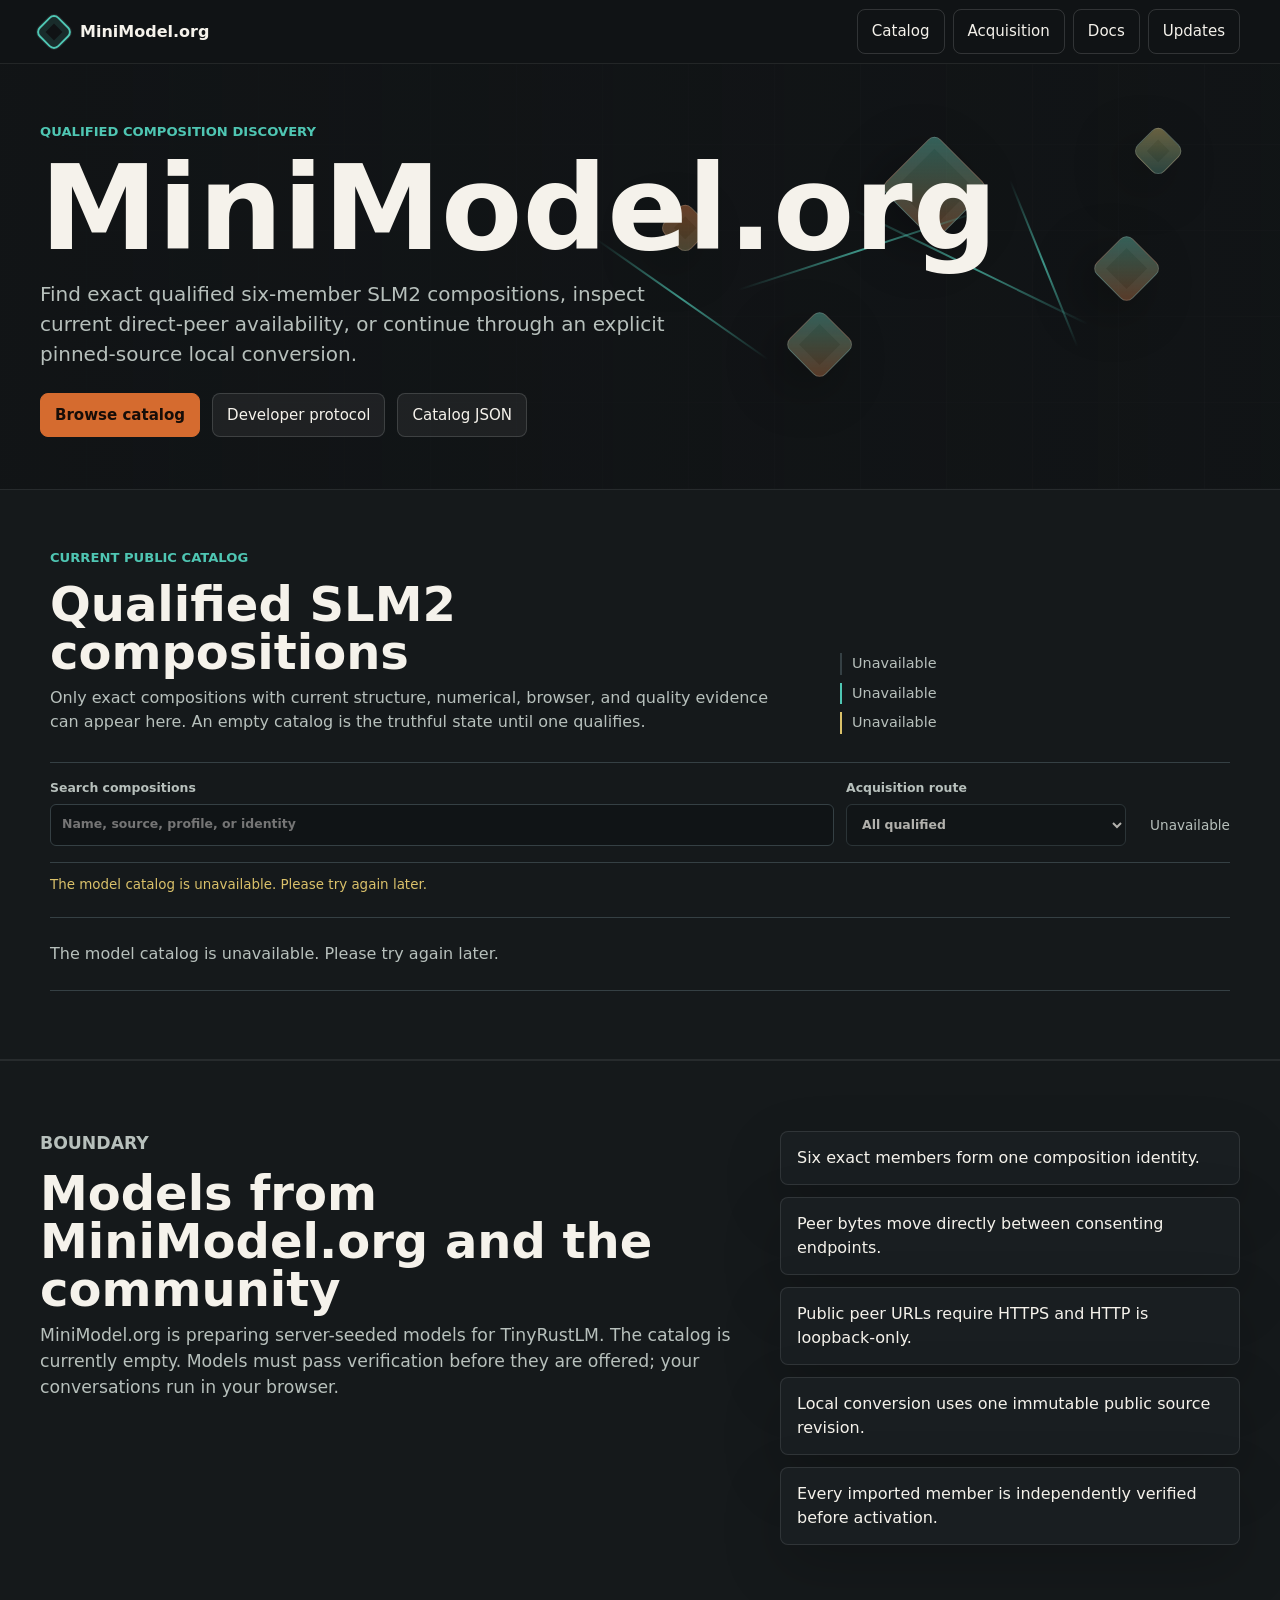
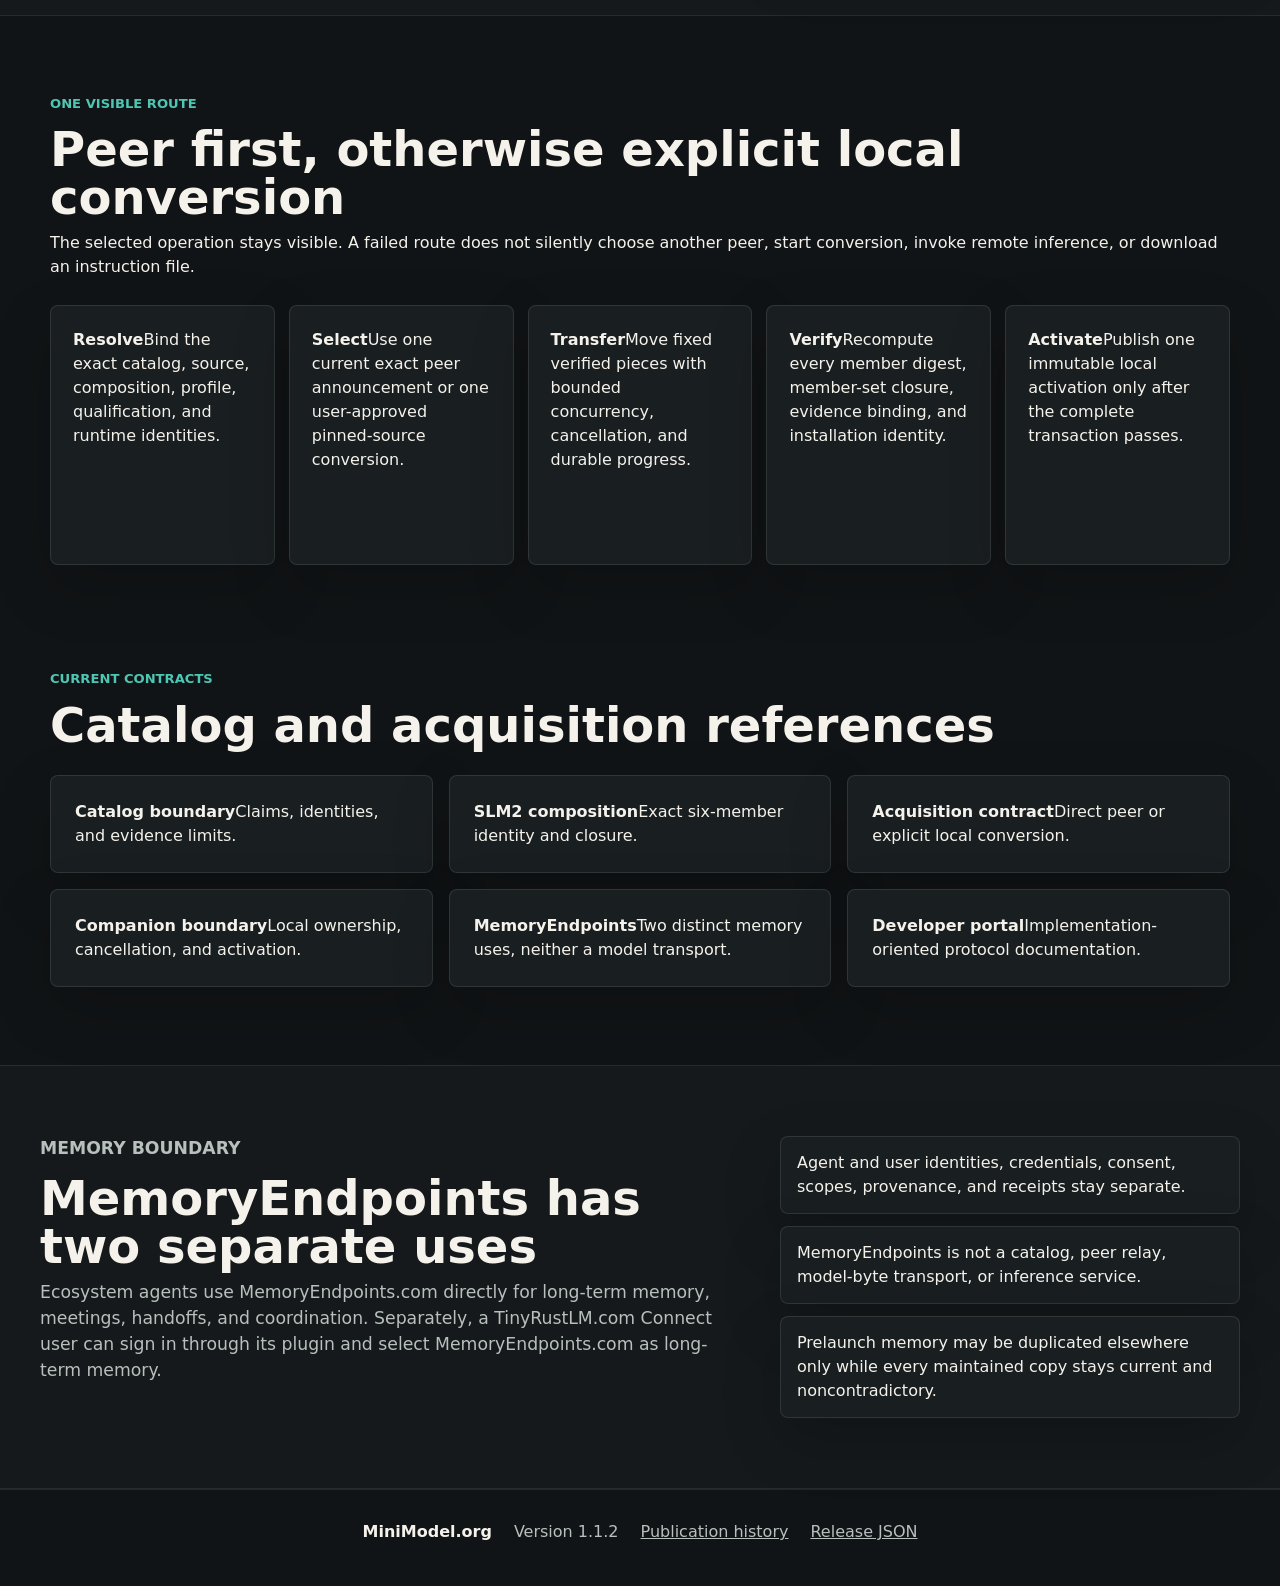
<file: index.html>
<!doctype html>
<html lang="en">
<head>
  <meta charset="utf-8">
  <meta name="viewport" content="width=device-width, initial-scale=1">
  <title>MiniModel.org | Qualified SLM2 Catalog</title>
  <meta name="description" content="Browse exact qualified SLM2 compositions and current direct-peer availability without proxying model bytes through project servers.">
  <meta name="application-version" content="1.1.2">
  <link rel="canonical" href="https://minimodel.org/">
  <link rel="stylesheet" href="/styles.css?v=20260828-slm2">
  <script src="/catalog.js?v=sha256-353a9a986931dfbee8306185f3254f9b8e12202a38cf20ea7f61ccdc8f6fe549" defer></script>
</head>
<body>
  <header class="site-header" aria-label="MiniModel navigation">
    <a class="brand" href="/"><span class="mark" aria-hidden="true"></span><span>MiniModel.org</span></a>
    <nav>
      <a href="#models">Catalog</a>
      <a href="#flow">Acquisition</a>
      <a href="#docs">Docs</a>
      <a href="/updates/">Updates</a>
    </nav>
  </header>

  <main>
    <section class="hero" aria-labelledby="page-title">
      <div class="network-visual" aria-hidden="true">
        <span class="node node-a"></span>
        <span class="node node-b"></span>
        <span class="node node-c"></span>
        <span class="node node-d"></span>
        <span class="node node-e"></span>
        <span class="line line-a"></span>
        <span class="line line-b"></span>
        <span class="line line-c"></span>
        <span class="line line-d"></span>
      </div>
      <div class="hero-content">
        <p class="eyebrow">Qualified composition discovery</p>
        <h1 id="page-title">MiniModel.org</h1>
        <p class="lede">Find exact qualified six-member SLM2 compositions, inspect current direct-peer availability, or continue through an explicit pinned-source local conversion.</p>
        <div class="actions" aria-label="Primary links">
          <a class="button primary" href="#models">Browse catalog</a>
          <a class="button secondary" href="https://minimodel.mirust.com/">Developer protocol</a>
          <a class="button secondary" href="/catalog/compositions.v1.json">Catalog JSON</a>
        </div>
      </div>
    </section>

    <section class="catalog-section" id="models" aria-labelledby="modelCatalogHeading">
      <div class="catalog-inner">
        <header class="catalog-heading">
          <div>
            <p class="eyebrow">Current public catalog</p>
            <h2 id="modelCatalogHeading">Qualified SLM2 compositions</h2>
            <p>Only exact compositions with current structure, numerical, browser, and quality evidence can appear here. An empty catalog is the truthful state until one qualifies.</p>
          </div>
          <div class="catalog-totals" aria-label="Catalog totals">
            <span id="modelCatalogTotal">Loading catalog</span>
            <span id="modelCatalogActive">Checking direct peers</span>
            <span id="modelCatalogReady">Checking conversion routes</span>
          </div>
        </header>

        <div class="catalog-toolbar" role="search">
          <label class="catalog-search">
            <span>Search compositions</span>
            <input id="modelCatalogSearch" type="search" autocomplete="off" placeholder="Name, source, profile, or identity">
          </label>
          <label class="catalog-filter">
            <span>Acquisition route</span>
            <select id="modelCatalogAvailability">
              <option value="all" selected>All qualified</option>
              <option value="peer">Current direct peer</option>
              <option value="local-conversion">Pinned local conversion</option>
            </select>
          </label>
          <span id="modelCatalogVisibleCount" class="catalog-visible-count">0 compositions</span>
        </div>

        <p id="modelCatalogStatus" class="catalog-status" role="status" aria-live="polite">Loading bounded catalog metadata.</p>
        <ol id="modelCatalogList" class="catalog-model-list" aria-label="Qualified SLM2 compositions">
          <li class="catalog-empty">Loading current catalog.</li>
        </ol>
      </div>
    </section>

    <section class="statement" id="rules">
      <div>
        <p class="eyebrow">Boundary</p>
        <h2>Models from MiniModel.org and the community</h2>
        <p>MiniModel.org is preparing server-seeded models for TinyRustLM. The catalog is currently empty. Models must pass verification before they are offered; your conversations run in your browser.</p>
      </div>
      <ul class="rule-list">
        <li>Six exact members form one composition identity.</li>
        <li>Peer bytes move directly between consenting endpoints.</li>
        <li>Public peer URLs require HTTPS and HTTP is loopback-only.</li>
        <li>Local conversion uses one immutable public source revision.</li>
        <li>Every imported member is independently verified before activation.</li>
      </ul>
    </section>

    <section class="grid-section" id="flow" aria-labelledby="flow-title">
      <div class="section-heading">
        <p class="eyebrow">One visible route</p>
        <h2 id="flow-title">Peer first, otherwise explicit local conversion</h2>
        <p>The selected operation stays visible. A failed route does not silently choose another peer, start conversion, invoke remote inference, or download an instruction file.</p>
      </div>
      <ol class="roadmap">
        <li><strong>Resolve</strong><span>Bind the exact catalog, source, composition, profile, qualification, and runtime identities.</span></li>
        <li><strong>Select</strong><span>Use one current exact peer announcement or one user-approved pinned-source conversion.</span></li>
        <li><strong>Transfer</strong><span>Move fixed verified pieces with bounded concurrency, cancellation, and durable progress.</span></li>
        <li><strong>Verify</strong><span>Recompute every member digest, member-set closure, evidence binding, and installation identity.</span></li>
        <li><strong>Activate</strong><span>Publish one immutable local activation only after the complete transaction passes.</span></li>
      </ol>
    </section>

    <section class="grid-section" id="docs" aria-labelledby="docs-title">
      <div class="section-heading">
        <p class="eyebrow">Current contracts</p>
        <h2 id="docs-title">Catalog and acquisition references</h2>
      </div>
      <div class="doc-grid">
        <a href="/docs/catalog-boundary.md"><strong>Catalog boundary</strong><span>Claims, identities, and evidence limits.</span></a>
        <a href="/docs/slm2-composition.md"><strong>SLM2 composition</strong><span>Exact six-member identity and closure.</span></a>
        <a href="/docs/acquisition-contract.md"><strong>Acquisition contract</strong><span>Direct peer or explicit local conversion.</span></a>
        <a href="/docs/peer-companion.md"><strong>Companion boundary</strong><span>Local ownership, cancellation, and activation.</span></a>
        <a href="/docs/memory-endpoints.md"><strong>MemoryEndpoints</strong><span>Two distinct memory uses, neither a model transport.</span></a>
        <a href="https://minimodel.mirust.com/"><strong>Developer portal</strong><span>Implementation-oriented protocol documentation.</span></a>
      </div>
    </section>

    <section class="statement">
      <div>
        <p class="eyebrow">Memory boundary</p>
        <h2>MemoryEndpoints has two separate uses</h2>
        <p>Ecosystem agents use MemoryEndpoints.com directly for long-term memory, meetings, handoffs, and coordination. Separately, a TinyRustLM.com Connect user can sign in through its plugin and select MemoryEndpoints.com as long-term memory.</p>
      </div>
      <ul class="rule-list">
        <li>Agent and user identities, credentials, consent, scopes, provenance, and receipts stay separate.</li>
        <li>MemoryEndpoints is not a catalog, peer relay, model-byte transport, or inference service.</li>
        <li>Prelaunch memory may be duplicated elsewhere only while every maintained copy stays current and noncontradictory.</li>
      </ul>
    </section>
  </main>

  <footer>
    <span>MiniModel.org</span>
    <span>Version 1.1.2</span>
    <a href="/updates/">Publication history</a>
    <a href="/.well-known/site-release.json">Release JSON</a>
  </footer>
</body>
</html>
</file>
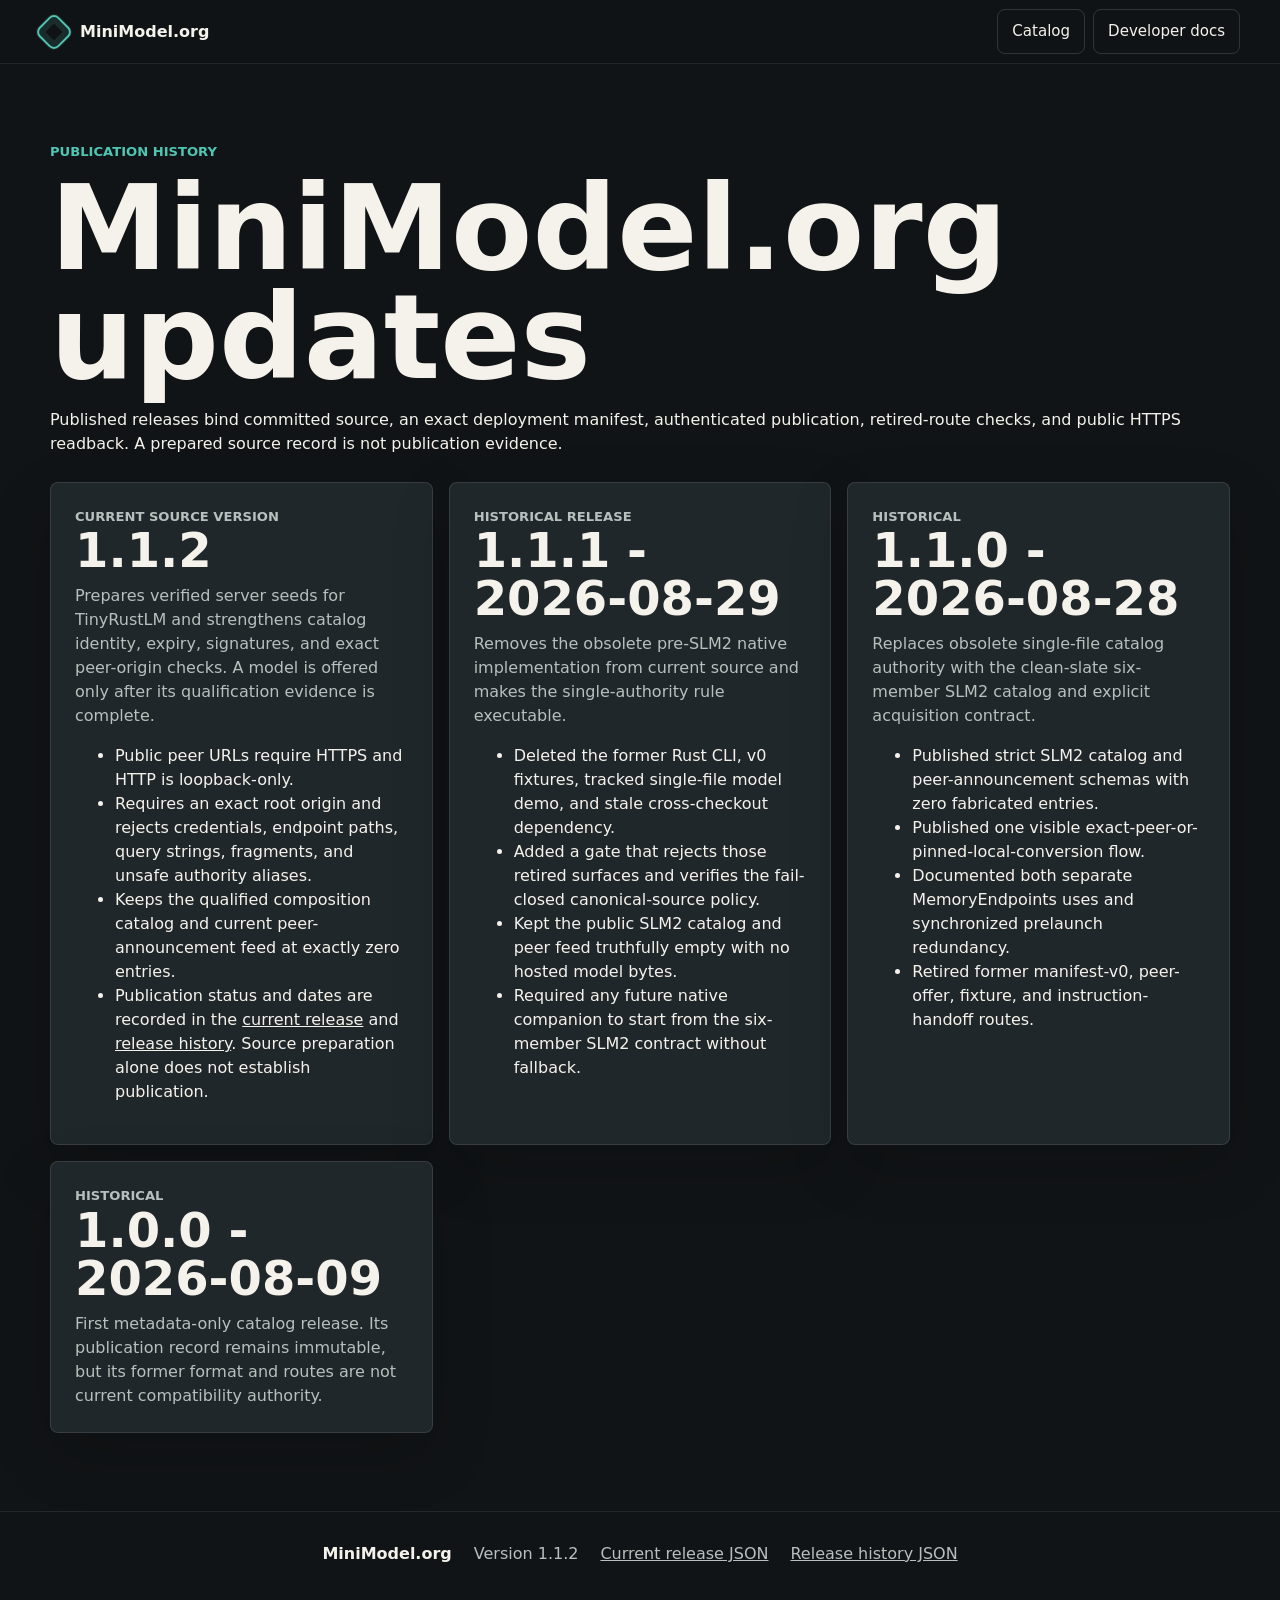
<file: updates/index.html>
<!doctype html>
<html lang="en">
<head>
  <meta charset="utf-8">
  <meta name="viewport" content="width=device-width, initial-scale=1">
  <title>MiniModel.org Updates</title>
  <meta name="description" content="Versioned public release history for MiniModel.org.">
  <meta name="application-version" content="1.1.2">
  <link rel="canonical" href="https://minimodel.org/updates/">
  <link rel="stylesheet" href="/styles.css?v=20260828-slm2">
</head>
<body>
  <header class="site-header" aria-label="MiniModel navigation">
    <a class="brand" href="/"><span class="mark" aria-hidden="true"></span><span>MiniModel.org</span></a>
    <nav><a href="/">Catalog</a><a href="https://minimodel.mirust.com/">Developer docs</a></nav>
  </header>
  <main>
    <section class="grid-section" aria-labelledby="updates-title">
      <div class="section-heading">
        <p class="eyebrow">Publication history</p>
        <h1 id="updates-title">MiniModel.org updates</h1>
        <p>Published releases bind committed source, an exact deployment manifest, authenticated publication, retired-route checks, and public HTTPS readback. A prepared source record is not publication evidence.</p>
      </div>
      <div class="research-grid">
        <article>
          <p class="eyebrow">Current source version</p>
          <h2>1.1.2</h2>
          <p>Prepares verified server seeds for TinyRustLM and strengthens catalog identity, expiry, signatures, and exact peer-origin checks. A model is offered only after its qualification evidence is complete.</p>
          <ul>
            <li>Public peer URLs require HTTPS and HTTP is loopback-only.</li>
            <li>Requires an exact root origin and rejects credentials, endpoint paths, query strings, fragments, and unsafe authority aliases.</li>
            <li>Keeps the qualified composition catalog and current peer-announcement feed at exactly zero entries.</li>
            <li>Publication status and dates are recorded in the <a href="/.well-known/site-release.json">current release</a> and <a href="/.well-known/site-release-history.json">release history</a>. Source preparation alone does not establish publication.</li>
          </ul>
        </article>
        <article>
          <p class="eyebrow">Historical release</p>
          <h2>1.1.1 - 2026-08-29</h2>
          <p>Removes the obsolete pre-SLM2 native implementation from current source and makes the single-authority rule executable.</p>
          <ul>
            <li>Deleted the former Rust CLI, v0 fixtures, tracked single-file model demo, and stale cross-checkout dependency.</li>
            <li>Added a gate that rejects those retired surfaces and verifies the fail-closed canonical-source policy.</li>
            <li>Kept the public SLM2 catalog and peer feed truthfully empty with no hosted model bytes.</li>
            <li>Required any future native companion to start from the six-member SLM2 contract without fallback.</li>
          </ul>
        </article>
        <article>
          <p class="eyebrow">Historical</p>
          <h2>1.1.0 - 2026-08-28</h2>
          <p>Replaces obsolete single-file catalog authority with the clean-slate six-member SLM2 catalog and explicit acquisition contract.</p>
          <ul>
            <li>Published strict SLM2 catalog and peer-announcement schemas with zero fabricated entries.</li>
            <li>Published one visible exact-peer-or-pinned-local-conversion flow.</li>
            <li>Documented both separate MemoryEndpoints uses and synchronized prelaunch redundancy.</li>
            <li>Retired former manifest-v0, peer-offer, fixture, and instruction-handoff routes.</li>
          </ul>
        </article>
        <article>
          <p class="eyebrow">Historical</p>
          <h2>1.0.0 - 2026-08-09</h2>
          <p>First metadata-only catalog release. Its publication record remains immutable, but its former format and routes are not current compatibility authority.</p>
        </article>
      </div>
    </section>
  </main>
  <footer>
    <span>MiniModel.org</span>
    <span>Version 1.1.2</span>
    <a href="/.well-known/site-release.json">Current release JSON</a>
    <a href="/.well-known/site-release-history.json">Release history JSON</a>
  </footer>
</body>
</html>
</file>
<file: styles.css>
:root {
  color-scheme: dark;
  --bg: #111416;
  --panel: #191e21;
  --panel-2: #20272b;
  --text: #f5f2eb;
  --muted: #b7c0bc;
  --line: #354044;
  --rust: #d56b2f;
  --teal: #4fc6b3;
  --gold: #dac16a;
  --shadow: rgba(0, 0, 0, 0.34);
}

* {
  box-sizing: border-box;
}

html {
  scroll-behavior: smooth;
}

body {
  margin: 0;
  background: var(--bg);
  color: var(--text);
  font-family: Inter, ui-sans-serif, system-ui, -apple-system, BlinkMacSystemFont, "Segoe UI", sans-serif;
  line-height: 1.5;
}

a {
  color: inherit;
}

.site-header {
  position: sticky;
  top: 0;
  z-index: 10;
  display: flex;
  align-items: center;
  justify-content: space-between;
  gap: 24px;
  min-height: 64px;
  padding: 0 40px;
  background: rgba(17, 20, 22, 0.92);
  border-bottom: 1px solid rgba(255, 255, 255, 0.08);
  backdrop-filter: blur(14px);
}

.brand {
  display: inline-flex;
  align-items: center;
  gap: 12px;
  font-weight: 800;
  text-decoration: none;
}

.mark {
  width: 28px;
  height: 28px;
  border: 2px solid var(--teal);
  border-radius: 7px;
  box-shadow: inset 0 0 0 6px rgba(79, 198, 179, 0.14), 0 0 0 1px rgba(255, 255, 255, 0.08);
  transform: rotate(45deg);
}

nav {
  display: flex;
  align-items: center;
  gap: 8px;
}

nav a,
.button {
  border: 1px solid rgba(255, 255, 255, 0.14);
  border-radius: 8px;
  padding: 10px 14px;
  color: var(--text);
  text-decoration: none;
  font-size: 0.94rem;
}

nav a:hover,
.button:hover {
  border-color: rgba(79, 198, 179, 0.76);
}

.hero {
  position: relative;
  min-height: clamp(380px, 42vh, 440px);
  display: grid;
  grid-template-columns: minmax(0, 1fr);
  align-items: center;
  overflow: hidden;
  padding: 58px 40px 52px;
  isolation: isolate;
}

.hero::before {
  content: "";
  position: absolute;
  inset: 0;
  z-index: -2;
  background:
    linear-gradient(90deg, rgba(17, 20, 22, 0.96) 0%, rgba(17, 20, 22, 0.82) 50%, rgba(17, 20, 22, 0.62) 100%),
    repeating-linear-gradient(90deg, rgba(255, 255, 255, 0.035) 0 1px, transparent 1px 86px),
    repeating-linear-gradient(0deg, rgba(255, 255, 255, 0.026) 0 1px, transparent 1px 86px);
}

.hero-content {
  width: 100%;
  max-width: 760px;
  min-width: 0;
}

.eyebrow {
  margin: 0 0 12px;
  color: var(--teal);
  font-size: 0.82rem;
  font-weight: 800;
  letter-spacing: 0;
  text-transform: uppercase;
}

h1,
h2,
h3,
p {
  margin-top: 0;
}

h1 {
  margin-bottom: 16px;
  font-size: 7.4rem;
  line-height: 0.92;
  letter-spacing: 0;
}

h2 {
  margin-bottom: 10px;
  font-size: 3rem;
  line-height: 1;
  letter-spacing: 0;
}

h3 {
  margin-bottom: 10px;
  font-size: 1.15rem;
}

.lede {
  width: min(680px, 100%);
  color: var(--muted);
  font-size: 1.25rem;
}

.lede code {
  color: var(--text);
  font: inherit;
}

.actions {
  display: flex;
  flex-wrap: wrap;
  gap: 12px;
  margin-top: 24px;
}

.button.primary {
  background: var(--rust);
  border-color: var(--rust);
  color: #160d08;
  font-weight: 800;
}

.button.secondary {
  background: rgba(255, 255, 255, 0.06);
}

.network-visual {
  position: absolute;
  inset: 0;
  z-index: -1;
  pointer-events: none;
}

.node,
.line {
  position: absolute;
  display: block;
}

.node {
  width: clamp(44px, 6vw, 78px);
  aspect-ratio: 1;
  border-radius: 9px;
  border: 1px solid rgba(255, 255, 255, 0.18);
  background: linear-gradient(135deg, rgba(79, 198, 179, 0.4), rgba(213, 107, 47, 0.34));
  box-shadow: 0 20px 50px var(--shadow), inset 0 0 0 10px rgba(255, 255, 255, 0.04);
  transform: rotate(45deg);
}

.node-a { right: 24%; top: 20%; }
.node-b { right: 10%; top: 42%; width: clamp(34px, 4vw, 54px); }
.node-c { right: 34%; top: 60%; width: clamp(30px, 4vw, 52px); }
.node-d { right: 8%; top: 16%; width: clamp(26px, 3vw, 46px); background: linear-gradient(135deg, rgba(218, 193, 106, 0.42), rgba(79, 198, 179, 0.22)); }
.node-e { right: 45%; top: 34%; width: clamp(24px, 3vw, 42px); background: linear-gradient(135deg, rgba(213, 107, 47, 0.42), rgba(218, 193, 106, 0.24)); }

.line {
  height: 2px;
  transform-origin: left center;
  background: linear-gradient(90deg, transparent, rgba(79, 198, 179, 0.72), transparent);
}

.line-a { width: 260px; right: 13%; top: 34%; transform: rotate(26deg); }
.line-b { width: 260px; right: 22%; top: 53%; transform: rotate(-18deg); }
.line-c { width: 180px; right: 7%; top: 27%; transform: rotate(68deg); }
.line-d { width: 210px; right: 37%; top: 41%; transform: rotate(35deg); }

.catalog-section {
  padding: 58px 40px 68px;
  background: #15191b;
  border-block: 1px solid rgba(255, 255, 255, 0.08);
}

.catalog-inner {
  width: 100%;
  max-width: 1180px;
  margin-inline: auto;
}

.catalog-heading {
  display: grid;
  grid-template-columns: minmax(0, 1fr) minmax(280px, 390px);
  align-items: end;
  gap: 36px;
  margin-bottom: 28px;
}

.catalog-heading > *,
.catalog-toolbar > * {
  min-width: 0;
}

.catalog-heading p:last-child {
  max-width: 720px;
  margin-bottom: 0;
  color: var(--muted);
}

.catalog-totals {
  display: grid;
  gap: 8px;
  color: var(--muted);
  font-size: 0.9rem;
}

.catalog-totals span {
  padding-left: 10px;
  border-left: 2px solid var(--line);
}

.catalog-totals span:nth-child(2) {
  border-left-color: var(--teal);
}

.catalog-totals span:nth-child(3) {
  border-left-color: var(--gold);
}

.catalog-toolbar {
  display: grid;
  grid-template-columns: minmax(260px, 1fr) minmax(210px, 280px) auto;
  align-items: end;
  gap: 12px;
  padding-block: 16px;
  border-block: 1px solid var(--line);
}

.catalog-search,
.catalog-filter {
  display: grid;
  gap: 6px;
  color: var(--muted);
  font-size: 0.78rem;
  font-weight: 800;
}

.catalog-search input,
.catalog-filter select {
  width: 100%;
  min-height: 42px;
  padding: 8px 11px;
  color: var(--text);
  background: #101416;
  border: 1px solid var(--line);
  border-radius: 6px;
  font: inherit;
}

.catalog-search input:focus,
.catalog-filter select:focus {
  outline: 2px solid rgba(79, 198, 179, 0.58);
  outline-offset: 2px;
}

.catalog-visible-count {
  min-width: 92px;
  padding-bottom: 10px;
  color: var(--muted);
  font-size: 0.85rem;
  text-align: right;
}

.catalog-status {
  margin: 12px 0 0;
  color: var(--muted);
  font-size: 0.84rem;
}

.catalog-status[data-state="ready"] {
  color: var(--teal);
}

.catalog-status[data-state="warning"],
.catalog-status[data-state="error"] {
  color: var(--gold);
}

.catalog-model-list {
  display: grid;
  grid-template-columns: repeat(auto-fit, minmax(min(100%, 360px), 1fr));
  gap: 14px;
  margin: 22px 0 0;
  padding: 0;
  list-style: none;
}

.catalog-model {
  display: grid;
  align-content: start;
  gap: 16px;
  min-width: 0;
  padding: 20px;
  background: var(--panel);
  border: 1px solid rgba(255, 255, 255, 0.11);
  border-radius: 8px;
  box-shadow: 0 18px 46px rgba(0, 0, 0, 0.18);
}

.catalog-model[data-availability="active"] {
  border-color: rgba(79, 198, 179, 0.5);
}

.catalog-model[data-availability="fixture"] {
  border-style: dashed;
  box-shadow: none;
}

.catalog-model-header {
  display: flex;
  align-items: flex-start;
  justify-content: space-between;
  gap: 16px;
}

.catalog-model-identity {
  min-width: 0;
}

.catalog-model-identity h3 {
  margin-bottom: 3px;
  overflow-wrap: anywhere;
}

.catalog-model-id {
  color: var(--muted);
  font-size: 0.78rem;
  overflow-wrap: anywhere;
}

.availability-badge {
  flex: 0 0 auto;
  max-width: 180px;
  padding: 5px 7px;
  color: var(--gold);
  background: rgba(218, 193, 106, 0.08);
  border: 1px solid rgba(218, 193, 106, 0.35);
  border-radius: 4px;
  font-size: 0.72rem;
  font-weight: 800;
  line-height: 1.25;
  text-align: center;
}

.availability-badge.active {
  color: var(--teal);
  background: rgba(79, 198, 179, 0.08);
  border-color: rgba(79, 198, 179, 0.42);
}

.availability-badge.fixture {
  color: var(--muted);
  background: rgba(255, 255, 255, 0.04);
  border-color: rgba(255, 255, 255, 0.16);
}

.catalog-model-description {
  margin-bottom: 0;
  color: var(--muted);
}

.catalog-model-facts {
  display: grid;
  grid-template-columns: minmax(110px, 0.34fr) minmax(0, 1fr);
  gap: 7px 14px;
  margin: 0;
  padding-top: 14px;
  border-top: 1px solid var(--line);
  font-size: 0.86rem;
}

.catalog-model-facts dt {
  color: var(--muted);
  font-weight: 700;
}

.catalog-model-facts dd {
  min-width: 0;
  margin: 0;
  overflow-wrap: anywhere;
}

.catalog-model-facts a {
  color: var(--teal);
}

.catalog-model-actions {
  display: flex;
  flex-wrap: wrap;
  gap: 8px;
  margin-top: auto;
}

.catalog-model-actions a {
  padding: 6px 8px;
  color: var(--text);
  border: 1px solid var(--line);
  border-radius: 5px;
  font-size: 0.8rem;
  font-weight: 750;
  text-decoration: none;
}

.catalog-model-actions a:hover {
  border-color: var(--teal);
}

.catalog-empty {
  padding: 24px 0;
  color: var(--muted);
  border-block: 1px solid var(--line);
}

.statement {
  display: grid;
  grid-template-columns: minmax(0, 1fr) minmax(280px, 460px);
  gap: 42px;
  padding: 70px 40px;
  background: #15191b;
  border-block: 1px solid rgba(255, 255, 255, 0.08);
}

.statement > div,
.section-heading,
.roadmap,
.doc-grid,
.research-grid {
  width: min(1180px, 100%);
  margin-inline: auto;
}

.statement p {
  color: var(--muted);
  font-size: 1.08rem;
}

.rule-list {
  display: grid;
  gap: 12px;
  margin: 0;
  padding: 0;
  list-style: none;
}

.rule-list li,
.roadmap li,
.doc-grid a,
.research-grid article {
  border: 1px solid rgba(255, 255, 255, 0.1);
  border-radius: 8px;
  background: var(--panel);
  box-shadow: 0 22px 60px rgba(0, 0, 0, 0.18);
}

.rule-list li {
  padding: 14px 16px;
}

.grid-section {
  padding: 78px 40px;
}

.grid-section + .grid-section {
  padding-top: 26px;
}

.section-heading {
  margin-bottom: 26px;
}

.roadmap {
  display: grid;
  grid-template-columns: repeat(5, minmax(0, 1fr));
  gap: 14px;
  margin-block: 0;
  padding: 0;
  list-style: none;
}

.roadmap li {
  min-height: 260px;
  padding: 22px;
}

.step {
  display: inline-flex;
  align-items: center;
  justify-content: center;
  width: 44px;
  height: 44px;
  margin-bottom: 22px;
  border: 1px solid rgba(79, 198, 179, 0.45);
  border-radius: 50%;
  color: var(--teal);
  font-size: 0.82rem;
  font-weight: 800;
}

.roadmap p,
.research-grid p {
  color: var(--muted);
  margin-bottom: 0;
}

.section-note {
  width: min(1180px, 100%);
  margin: 22px auto 0;
  color: var(--muted);
}

.section-note a {
  color: var(--teal);
  font-weight: 800;
}

.research-grid {
  display: grid;
  grid-template-columns: repeat(3, minmax(0, 1fr));
  gap: 16px;
}

.doc-grid {
  display: grid;
  grid-template-columns: repeat(3, minmax(0, 1fr));
  gap: 16px;
}

.doc-grid a {
  display: block;
  padding: 24px;
  color: inherit;
  text-decoration: none;
}

.doc-grid a:hover {
  border-color: rgba(79, 198, 179, 0.76);
}

.doc-grid p {
  color: var(--muted);
  margin-bottom: 0;
}

.research-grid article {
  padding: 24px;
  background: var(--panel-2);
}

footer {
  display: flex;
  flex-wrap: wrap;
  justify-content: center;
  gap: 14px 22px;
  padding: 30px 40px 42px;
  color: var(--muted);
  border-top: 1px solid rgba(255, 255, 255, 0.08);
}

footer span:first-child {
  color: var(--text);
  font-weight: 800;
}

@media (max-width: 980px) {
  .site-header,
  .statement {
    grid-template-columns: 1fr;
  }

  .site-header {
    position: static;
    align-items: flex-start;
    padding: 20px;
    flex-direction: column;
  }

  nav {
    flex-wrap: wrap;
  }

  .hero,
  .catalog-section,
  .statement,
  .grid-section {
    padding-inline: 20px;
  }

  .catalog-heading,
  .catalog-toolbar {
    grid-template-columns: 1fr;
  }

  .catalog-visible-count {
    padding-bottom: 0;
    text-align: left;
  }

  .roadmap,
  .doc-grid,
  .research-grid {
    grid-template-columns: 1fr;
  }

  .roadmap li {
    min-height: auto;
  }

  .network-visual {
    opacity: 0.58;
  }

  h1 {
    font-size: 5.2rem;
  }

  h2 {
    font-size: 2.6rem;
  }
}

@media (max-width: 620px) {
  nav {
    display: grid;
    grid-template-columns: repeat(2, minmax(0, 1fr));
  }

  nav a {
    text-align: center;
  }

  .actions {
    width: 100%;
  }

  .actions {
    display: grid;
    grid-template-columns: repeat(2, minmax(0, 1fr));
  }

  .actions .primary {
    grid-column: 1 / -1;
  }

  .catalog-section {
    padding-block: 42px 50px;
  }

  .catalog-model {
    padding: 16px;
  }

  .catalog-model-header {
    display: grid;
  }

  .availability-badge {
    max-width: 100%;
    justify-self: start;
  }

  .catalog-model-facts {
    grid-template-columns: 1fr;
    gap: 2px;
  }

  .catalog-model-facts dd + dt {
    margin-top: 7px;
  }

  h1 {
    font-size: 2.8rem;
  }

  h2 {
    font-size: 2.2rem;
  }

  .lede {
    font-size: 1rem;
  }

  .node-a { right: 18%; top: 18%; }
  .node-b { right: 2%; top: 38%; }
  .node-c { right: 22%; top: 66%; }
  .node-d,
  .node-e,
  .line-c,
  .line-d {
    display: none;
  }
}
</file>
